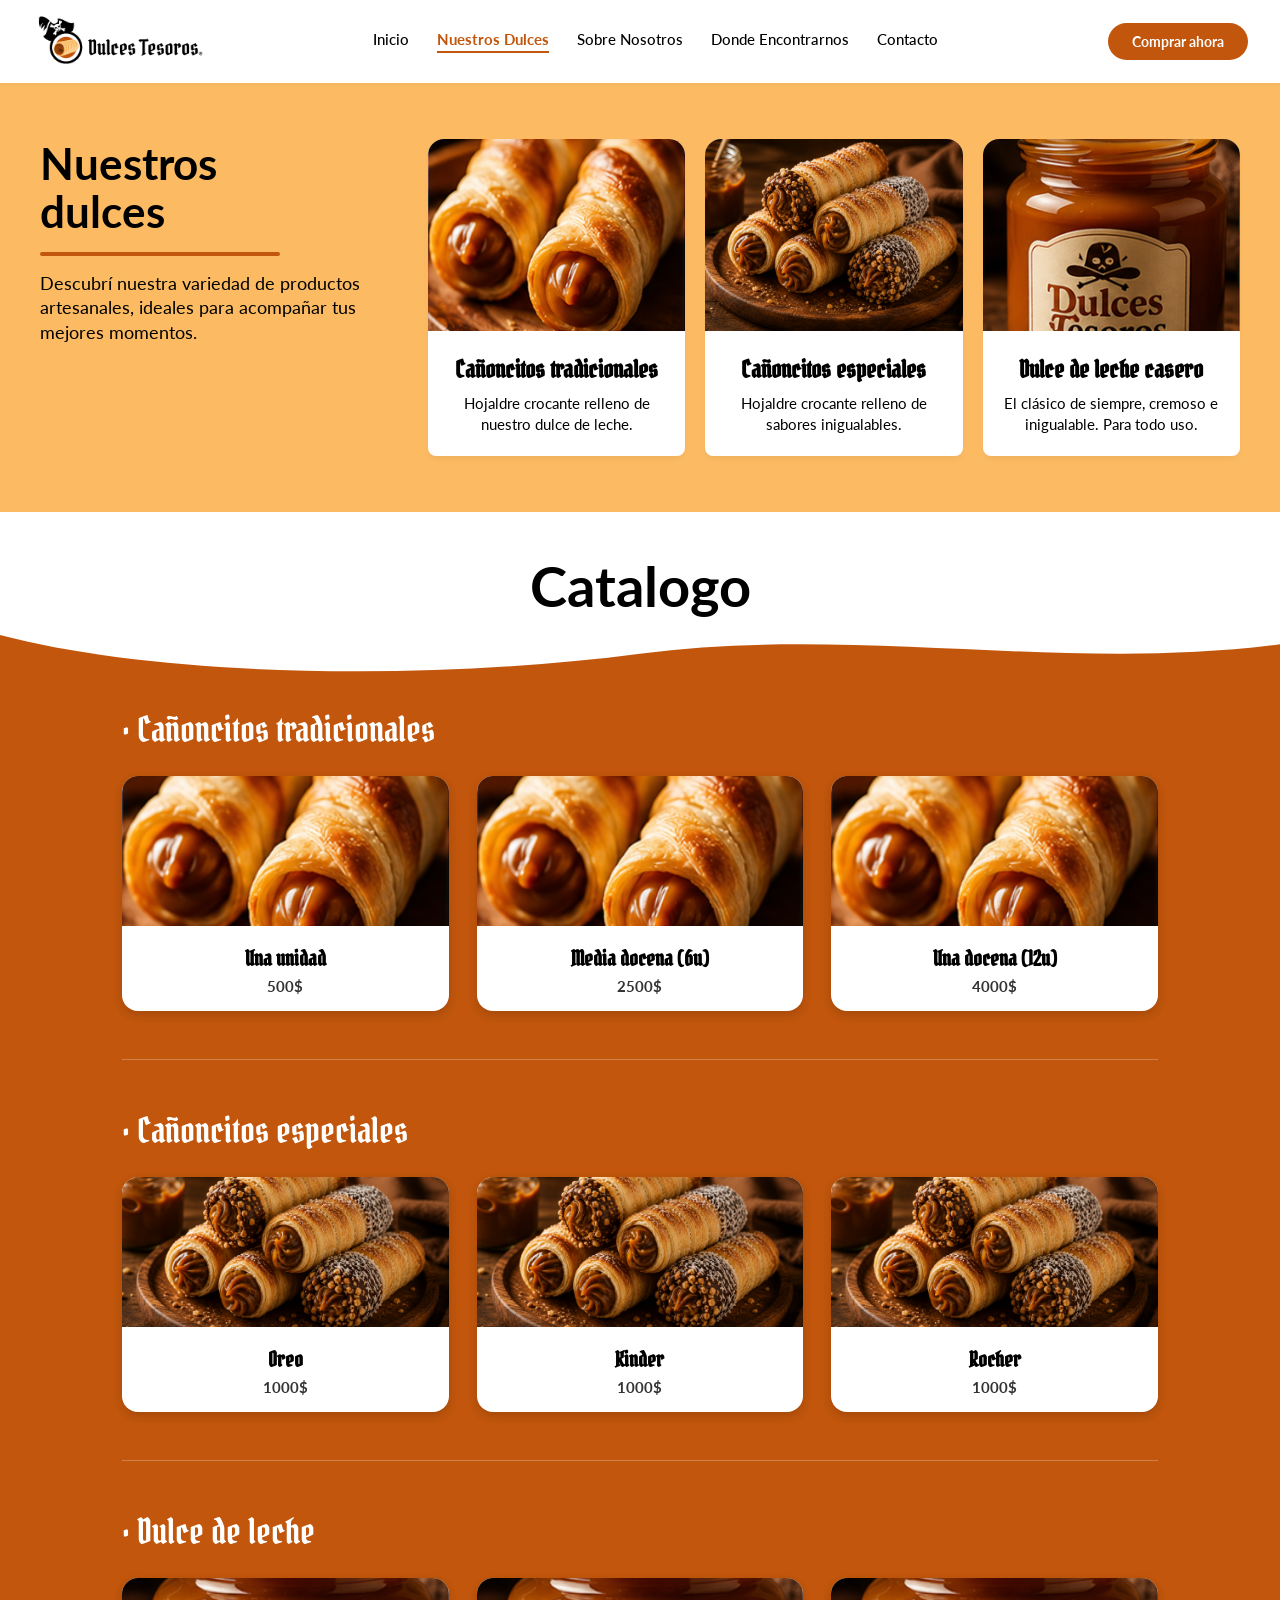
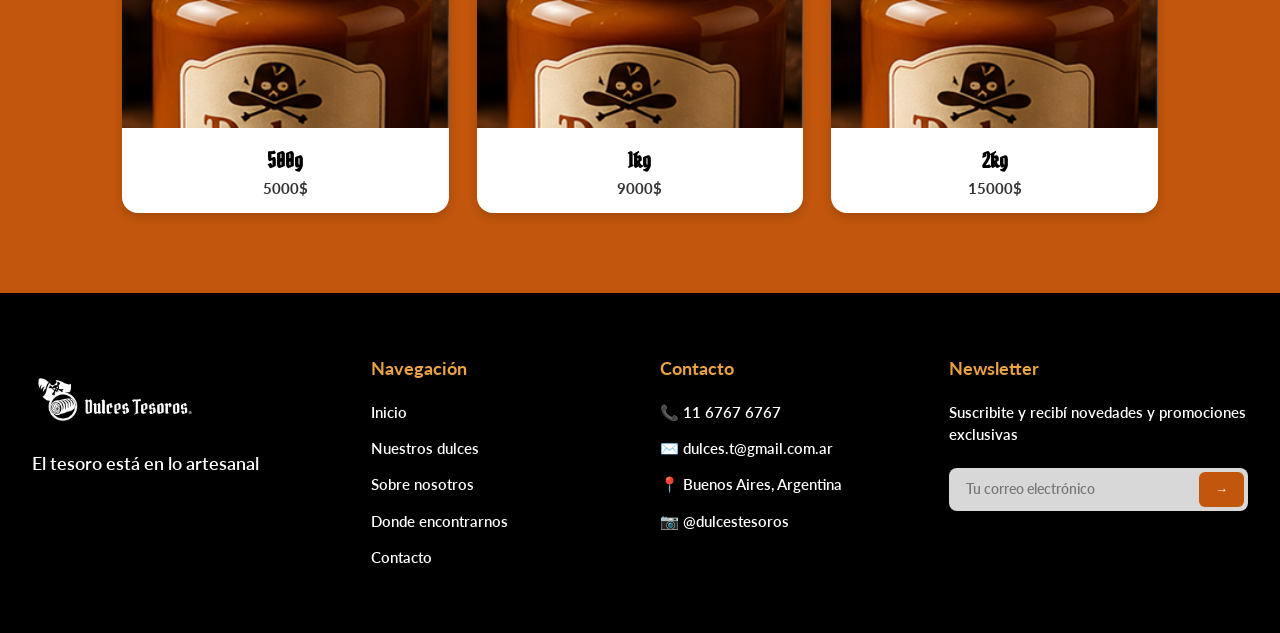
<file: catalogo.html>
<!DOCTYPE html>
<html lang="es">
<head>
    <meta charset="UTF-8">
    <meta name="viewport" content="width=device-width, initial-scale=1.0">
    <title>Catálogo - Dulces Tesoros</title>
    
    <!-- FUENTES OFICIALES DE GOOGLE FONTS -->
    <link rel="preconnect" href="https://fonts.googleapis.com">
    <link rel="preconnect" href="https://fonts.gstatic.com" crossorigin>
    <link href="https://fonts.googleapis.com/css2?family=Lato:wght@400;700;800&family=Pirata+One&display=swap" rel="stylesheet">
    
    <!-- HOJA DE ESTILOS -->
    <link rel="stylesheet" href="catalogo.css">
</head>
<body>

    <!-- BARRA DE NAVEGACIÓN -->
    <nav class="navbar">
        <a href="landing.html" class="brand-logo">
            <img src="imagenes/logoHorizontal 3.png" alt="Dulces Tesoros Logo">
        </a>
        <div class="nav-links">
            <a href="landing.html">Inicio</a>
            <a href="catalogo.html" class="active">Nuestros Dulces</a>
            <a href="landing.html#historia">Sobre Nosotros</a>
            <a href="landing.html#donde-encontrarnos">Donde Encontrarnos</a>
            <a href="landing.html#contacto">Contacto</a>
        </div>
        <a href="landing.html" class="btn-primary btn-nav">Comprar ahora</a>
    </nav>

    <!-- SECCIÓN VISTA PREVIA -->
    <section class="catalog-preview-section">
        <div class="preview-container">
            <div class="preview-info reveal">
                <h1 class="preview-title">Nuestros<br>dulces</h1>
                <div class="preview-divider"></div>
                <p class="preview-text">Descubrí nuestra variedad de productos artesanales, ideales para acompañar tus mejores momentos.</p>
            </div>

            <div class="preview-cards reveal">
                <article class="preview-card">
                    <img src="imagenes/Rectangle 15.png" alt="Cañoncitos tradicionales">
                    <div class="card-body">
                        <h3>Cañoncitos tradicionales</h3>
                        <p>Hojaldre crocante relleno de nuestro dulce de leche.</p>
                    </div>
                </article>

                <article class="preview-card">
                    <img src="imagenes/especiales.png" alt="Cañoncitos especiales">
                    <div class="card-body">
                        <h3>Cañoncitos especiales</h3>
                        <p>Hojaldre crocante relleno de sabores inigualables.</p>
                    </div>
                </article> 

                <article class="preview-card">
                    <img src="imagenes/Rectangle 17.png" alt="Dulce de leche casero">
                    <div class="card-body">
                        <h3>Dulce de leche casero</h3>
                        <p>El clásico de siempre, cremoso e inigualable. Para todo uso.</p>
                    </div>
                </article>
            </div>
        </div>
    </section>

    <!-- TÍTULO CENTRAL -->
    <div class="catalog-main-heading reveal">
        <h2>Catalogo</h2>
    </div>

    <!-- SECCIÓN CATÁLOGO COMPLETO -->
    <section class="catalog-full-section">
        <div class="catalog-wave">
            <svg viewBox="0 0 1200 120" preserveAspectRatio="none">
                <path class="wave-fill-catalog" d="M0,0 C150,90 400,100 600,40 C800,-20 1000,80 1200,20 L1200,0 L0,0 Z"></path>
            </svg>
        </div>

        <div class="catalog-content-container">
            <!-- CATEGORÍA 1 -->
            <div class="catalog-category reveal">
                <h3 class="category-title">• Cañoncitos tradicionales</h3>
                <div class="items-grid">
                    <div class="item-card">
                        <img src="imagenes/Rectangle 15.png" alt="Una unidad">
                        <div class="item-info">
                            <h4>Una unidad</h4>
                            <span class="price">500$</span>
                        </div>
                    </div>
                    <div class="item-card">
                        <img src="imagenes/Rectangle 15.png" alt="Media docena">
                        <div class="item-info">
                            <h4>Media docena (6u)</h4>
                            <span class="price">2500$</span>
                        </div>
                    </div>
                    <div class="item-card">
                        <img src="imagenes/Rectangle 15.png" alt="Una docena">
                        <div class="item-info">
                            <h4>Una docena (12u)</h4>
                            <span class="price">4000$</span>
                        </div>
                    </div>
                </div>
            </div>

            <hr class="category-divider">

            <!-- CATEGORÍA 2 -->
            <div class="catalog-category reveal">
                <h3 class="category-title">• Cañoncitos especiales</h3>
                <div class="items-grid">
                    <div class="item-card">
                        <img src="imagenes/especiales.png" alt="Oreo">
                        <div class="item-info">
                            <h4>Oreo</h4>
                            <span class="price">1000$</span>
                        </div>
                    </div>
                    <div class="item-card">
                        <img src="imagenes/especiales.png" alt="Kinder">
                        <div class="item-info">
                            <h4>Kinder</h4>
                            <span class="price">1000$</span>
                        </div>
                    </div>
                    <div class="item-card">
                        <img src="imagenes/especiales.png" alt="Rocher">
                        <div class="item-info">
                            <h4>Rocher</h4>
                            <span class="price">1000$</span>
                        </div>
                    </div>
                </div>
            </div>

            <hr class="category-divider">

            <!-- CATEGORÍA 3 -->
            <div class="catalog-category reveal">
                <h3 class="category-title">• Dulce de leche</h3>
                <div class="items-grid">
                    <div class="item-card">
                        <img src="imagenes/Rectangle 17.png" alt="500g">
                        <div class="item-info">
                            <h4>500g</h4>
                            <span class="price">5000$</span>
                        </div>
                    </div>
                    <div class="item-card">
                        <img src="imagenes/Rectangle 17.png" alt="1kg">
                        <div class="item-info">
                            <h4>1kg</h4>
                            <span class="price">9000$</span>
                        </div>
                    </div>
                    <div class="item-card">
                        <img src="imagenes/Rectangle 17.png" alt="2kg">
                        <div class="item-info">
                            <h4>2kg</h4>
                            <span class="price">15000$</span>
                        </div>
                    </div>
                </div>
            </div>
        </div>
    </section>

    <footer id="contacto" class="footer reveal">
        <div class="footer-container">
            <div class="footer-col">
                <div class="footer-brand">
                    <img src="imagenes/Group 15 (1) 1.png" alt="Logo Blanco" class="footer-logo">
                </div>
                <p class="footer-slogan">El tesoro está en lo artesanal</p>
            </div>
            <div class="footer-col">
                <h4>Navegación</h4>
                <a href="landing.html">Inicio</a>
                <a href="catalogo.html">Nuestros dulces</a>
                <a href="landing.html#historia">Sobre nosotros</a>
                <a href="landing.html#donde-encontrarnos">Donde encontrarnos</a>
                <a href="landing.html#contacto">Contacto</a>
            </div>
            <div class="footer-col">
                <h4>Contacto</h4>
                <p>📞 11 6767 6767</p>
                <p>✉️ dulces.t@gmail.com.ar</p>
                <p>📍 Buenos Aires, Argentina</p>
                <p>📷 @dulcestesoros</p>
            </div>
            <div class="footer-col">
                <h4>Newsletter</h4>
                <p>Suscribite y recibí novedades y promociones exclusivas</p>
                <form class="newsletter-form">
                    <input type="email" placeholder="Tu correo electrónico" required>
                    <button type="submit">→</button>
                </form>
            </div>
        </div>
    </footer>

    <!-- SCRIPT DE ANIMACIONES AL HACER SCROLL -->
    <script src="landing.js"></script>
</body>
</html>
</file>
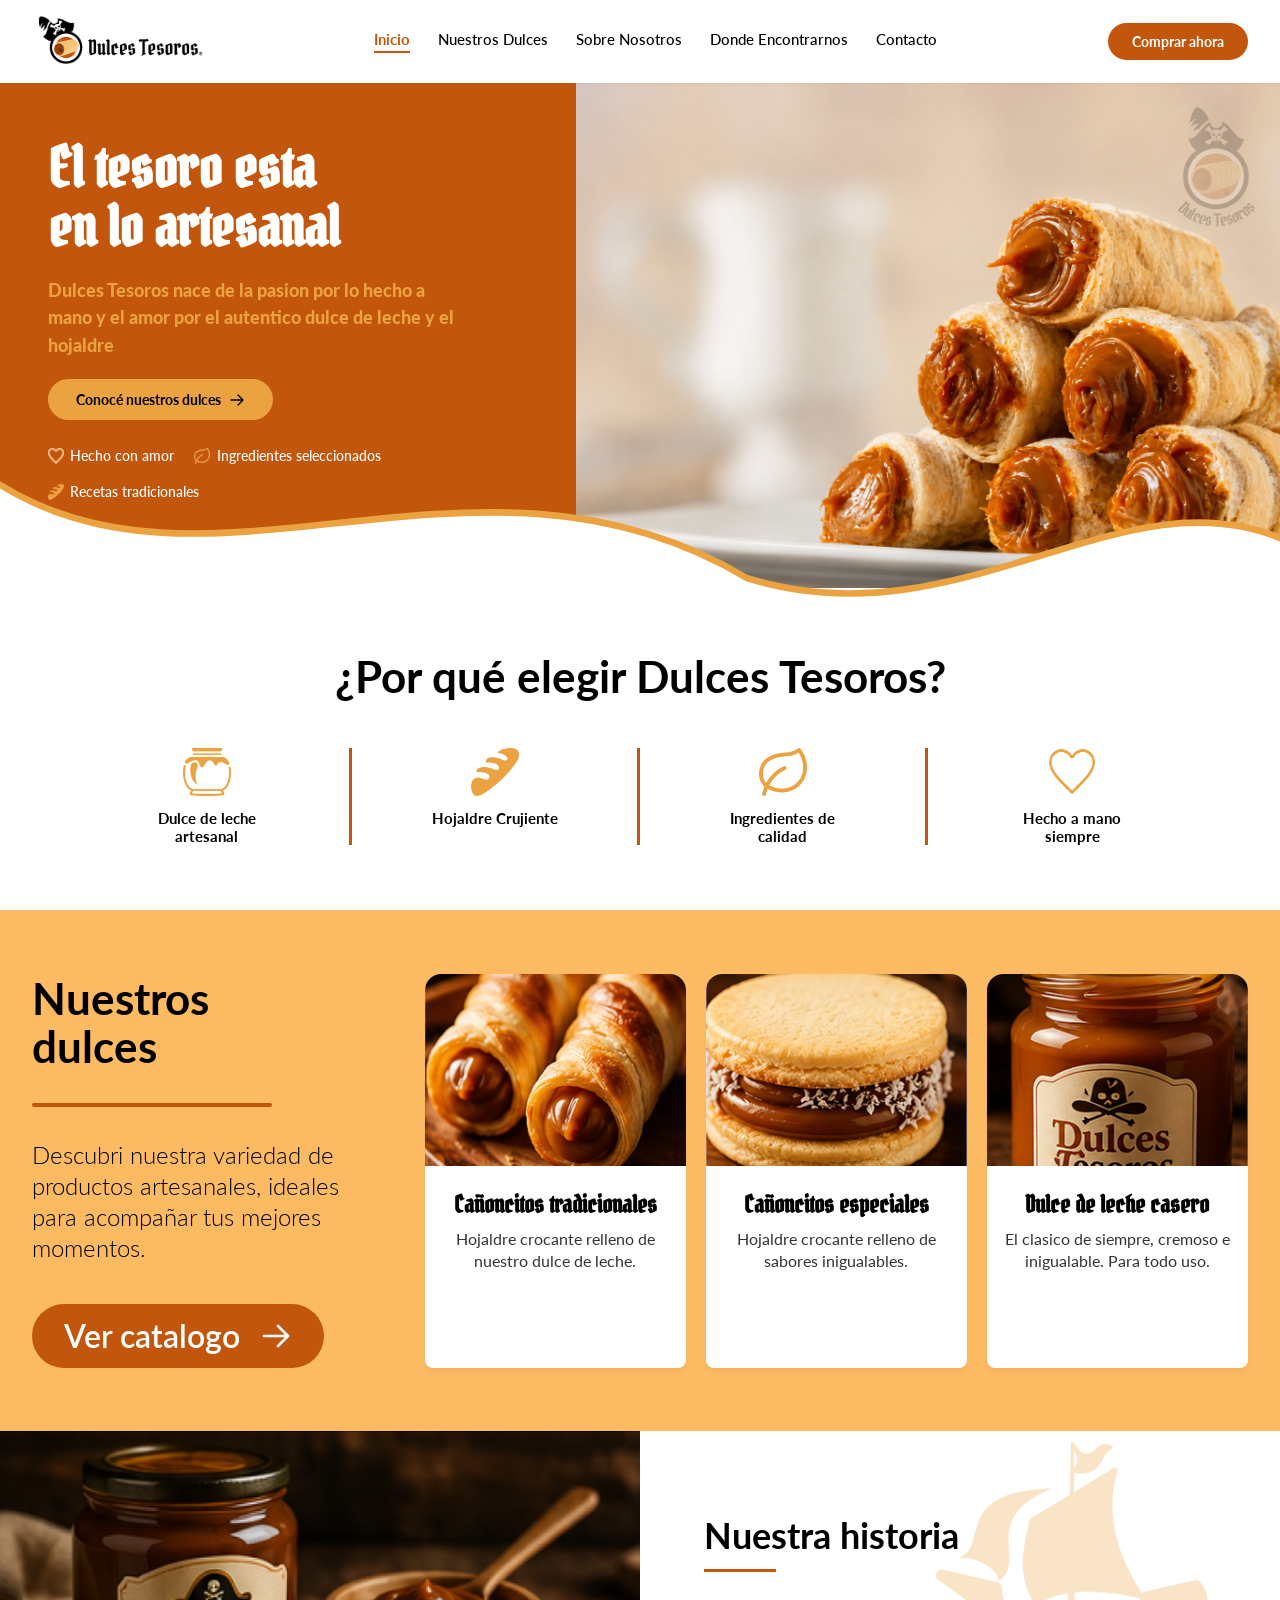
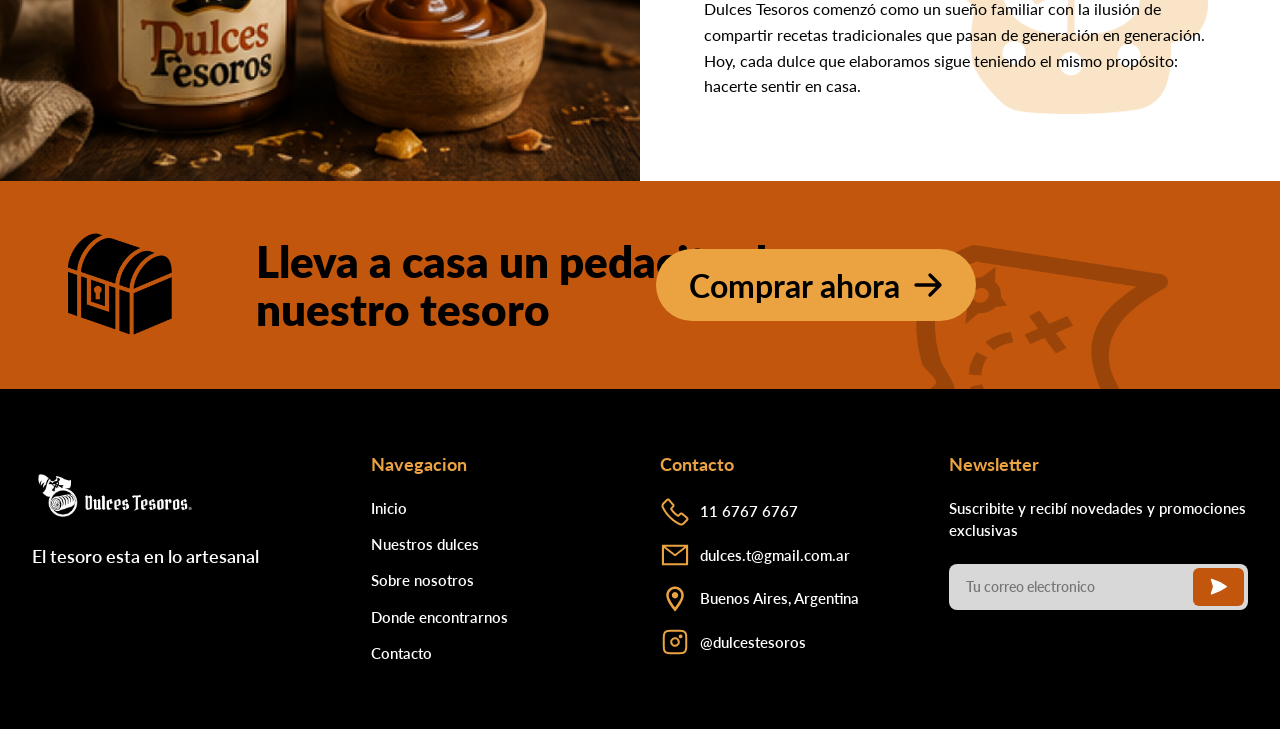
<file: landing.html>
<!DOCTYPE html>
<html lang="es">
<head>
    <meta charset="UTF-8">
    <meta name="viewport" content="width=device-width, initial-scale=1.0">
    <title>Dulces Tesoros - El tesoro está en lo artesanal</title>
    <link rel="stylesheet" href="landing.css">
</head>
<body>

    <!-- BARRA DE NAVEGACIÓN -->
    <nav class="navbar">
        <a href="#" class="brand-logo">
            <img src="imagenes/logoHorizontal 3.png" alt="Dulces Tesoros Logo">
        </a>
        <div class="nav-links">
            <a href="#" class="active">Inicio</a>
            <a href="#catalogo">Nuestros Dulces</a>
            <a href="#historia">Sobre Nosotros</a>
            <a href="#donde-encontrarnos">Donde Encontrarnos</a>
            <a href="#contacto">Contacto</a>
        </div>
        <a href="#" class="btn-primary btn-nav">Comprar ahora</a>
    </nav>

    <!-- SECCIÓN HERO BICOLOR -->
    <header class="hero">
        <div class="hero-left reveal">
            <h1 class="hero-title">El tesoro esta<br>en lo artesanal</h1>
            <p class="hero-description">
                Dulces Tesoros nace de la pasion por lo hecho a mano y el amor por el autentico dulce de leche y el hojaldre
            </p>
            <div class="hero-cta">
                <a href="#catalogo" class="btn-gold">
                    Conocé nuestros dulces
                    <svg xmlns="http://www.w3.org/2000/svg" fill="none" viewBox="0 0 24 24" stroke-width="2" stroke="currentColor">
                        <path stroke-linecap="round" stroke-linejoin="round" d="M13.5 4.5 21 12m0 0-7.5 7.5M21 12H3" />
                    </svg>
                </a>
            </div>
            <div class="hero-badges">
                <div class="badge">
                    <img src="imagenes/Vector (2).png" alt="Corazón">
                    <span>Hecho con amor</span>
                </div>
                <div class="badge">
                    <img src="imagenes/Vector (3).png" alt="Hoja">
                    <span>Ingredientes seleccionados</span>
                </div>
                <div class="badge">
                    <img src="imagenes/Vector (4).png" alt="Receta">
                    <span>Recetas tradicionales</span>
                </div>
            </div>
        </div>

        <div class="hero-right reveal">
            <img src="imagenes/image 16 2.png" alt="Marca de agua logo" class="watermark-top">
            <img src="imagenes/ChatGPT Image 18 ago 2026, 13_55_26 1.png" alt="Cañoncitos de dulce de leche" class="hero-main-img">
        </div>

        <div class="hero-wave">
            <svg viewBox="0 0 1200 120" preserveAspectRatio="none">
                <path class="wave-fill" d="M0,20 C200,120 450,-30 700,90 C900,140 1050,10 1200,60 L1200,120 L0,120 Z"></path>
                <path class="wave-border" d="M0,20 C200,120 450,-30 700,90 C900,140 1050,10 1200,60"></path>
            </svg>
        </div>  
    </header>

    <!-- SECCIÓN ¿POR QUÉ ELEGIRNOS? -->
    <section class="features reveal">
        <h2 class="section-title">¿Por qué elegir Dulces Tesoros?</h2>
        <div class="features-grid">
            <div class="feature-item border-right">
                <img src="imagenes/Vector (5).png" alt="Dulce de leche artesanal">
                <p>Dulce de leche artesanal</p>
            </div>
            <div class="feature-item border-right">
                <img src="imagenes/Vector (4).png" alt="Hojaldre Crujiente">
                <p>Hojaldre Crujiente</p>
            </div>
            <div class="feature-item border-right">
                <img src="imagenes/Vector (3).png" alt="Ingredientes de calidad">
                <p>Ingredientes de calidad</p>
            </div>
            <div class="feature-item">
                <img src="imagenes/Vector (2).png" alt="Hecho a mano siempre">
                <p>Hecho a mano siempre</p>
            </div>
        </div>
    </section>

    <!-- SECCIÓN CATÁLOGO -->
    <section id="catalogo" class="catalog reveal">
        <div class="catalog-container">
            <div class="catalog-info">
                <h2 class="section-title">Nuestros<br>dulces</h2>
                <div class="divider"></div>
                <p>Descubri nuestra variedad de productos artesanales, ideales para acompañar tus mejores momentos.</p>
                <div>
                    <a href="catalogo.html" class="btn-primary">
                        Ver catalogo
                        <svg xmlns="http://www.w3.org/2000/svg" fill="none" viewBox="0 0 24 24" stroke-width="2" stroke="currentColor">
                            <path stroke-linecap="round" stroke-linejoin="round" d="M13.5 4.5 21 12m0 0-7.5 7.5M21 12H3" />
                        </svg>
                    </a>
                </div>
            </div>

            <div class="catalog-cards">
                <article class="product-card">
                    <img src="imagenes/Rectangle 15.png" alt="Cañoncitos tradicionales">
                    <div class="card-body">
                        <h3>Cañoncitos tradicionales</h3>
                        <p>Hojaldre crocante relleno de nuestro dulce de leche.</p>
                    </div>
                </article>

                <article class="product-card">
                    <img src="imagenes/Rectangle 11.png" alt="Cañoncitos especiales">
                    <div class="card-body">
                        <h3>Cañoncitos especiales</h3>
                        <p>Hojaldre crocante relleno de sabores inigualables.</p>
                    </div>
                </article>

                <article class="product-card">
                    <img src="imagenes/Rectangle 17.png" alt="Dulce de leche casero">
                    <div class="card-body">
                        <h3>Dulce de leche casero</h3>
                        <p>El clasico de siempre, cremoso e inigualable. Para todo uso.</p>
                    </div>
                </article>
            </div>
        </div>
    </section>

    <!-- SECCIÓN NUESTRA HISTORIA -->
    <section id="historia" class="history reveal">
        <div class="history-container">
            <div class="history-image">
                <img src="imagenes/historia.png" alt="Frasco Dulces Tesoros">
            </div>
            <div class="history-content">
                <h2 class="history-title">Nuestra historia</h2>
                <div class="history-divider"></div>
                <p>Dulces Tesoros comenzó como un sueño familiar con la ilusión de compartir recetas tradicionales que pasan de generación en generación. Hoy, cada dulce que elaboramos sigue teniendo el mismo propósito: hacerte sentir en casa.</p>
                <img src="imagenes/Vector.png" alt="Marca de agua barco" class="watermark-ship">
            </div>
        </div>
    </section>

    <!-- BANNER CTA -->
    <section id="donde-encontrarnos" class="cta-banner reveal">
        <div class="cta-card">
            <div class="cta-content">
                <img src="imagenes/game-icons_locked-chest.png" alt="Cofre" class="cta-icon">
                <h3 class="cta-title">Lleva a casa un pedacito de nuestro tesoro</h3>
            </div>
            <a href="#" class="btn-gold">
                Comprar ahora
                <svg xmlns="http://www.w3.org/2000/svg" fill="none" viewBox="0 0 24 24" stroke-width="2" stroke="currentColor">
                    <path stroke-linecap="round" stroke-linejoin="round" d="M13.5 4.5 21 12m0 0-7.5 7.5M21 12H3" />
                </svg>
            </a>
            <img src="imagenes/Vector (1).png" alt="Marca de agua" class="watermark-cta">
        </div>
    </section>

    <!-- FOOTER -->
    <footer id="contacto" class="footer reveal">
        <div class="footer-container">
            <div class="footer-col">
                <img src="imagenes/Group 15 (1) 1.png" alt="Dulces Tesoros Logo Blanco" class="footer-logo">
                <p class="footer-slogan">El tesoro esta en lo artesanal</p>
            </div>
            <div class="footer-col">
                <h4>Navegacion</h4>
                <a href="#">Inicio</a>
                <a href="#catalogo">Nuestros dulces</a>
                <a href="#historia">Sobre nosotros</a>
                <a href="#contacto">Donde encontrarnos</a>
                <a href="#contacto">Contacto</a>
            </div>
            <div class="footer-col">
                <h4>Contacto</h4>
                <p><img src="imagenes/telefono.png" alt="Teléfono" class="footer-icon"> 11 6767 6767</p>
                <p><img src="imagenes/mail.png" alt="Correo electrónico" class="footer-icon"> dulces.t@gmail.com.ar</p>
                <p><img src="imagenes/marcador.png" alt="Ubicación" class="footer-icon"> Buenos Aires, Argentina</p>
                <p><img src="imagenes/insta.png" alt="Instagram" class="footer-icon"> @dulcestesoros</p>
            </div>
            <div class="footer-col">
                <h4>Newsletter</h4>
                <p>Suscribite y recibí novedades y promociones exclusivas</p>
                <form id="newsletter-form" class="newsletter-form">
                    <input type="email" id="newsletter-email" placeholder="Tu correo electronico" required>
                    <button type="submit" aria-label="Enviar newsletter">
                        <svg xmlns="http://www.w3.org/2000/svg" fill="none" viewBox="0 0 24 24" stroke-width="2" stroke="currentColor">
                            <path stroke-linecap="round" stroke-linejoin="round" d="M6 12 3.269 3.125A59.769 59.769 0 0 1 21.485 12 59.768 59.768 0 0 1 3.27 20.875L5.999 12Zm0 0h7.5" />
                        </svg>
                    </button>
                </form>
            </div>
        </div>
    </footer>

    <!-- SCRIPTS -->
    <script src="landing.js"></script>
</body>
</html>
</file>
<file: catalogo.css>
/* ==========================================================================
   VARIABLES Y CONFIGURACIÓN GLOBAL
   ========================================================================== */
:root {
    --color-caramelo-oscuro: #C1560C;
    --color-oro-hojaldre: #EBA342;
    --color-arena-dulce: #FCBB63;
    --color-negro-pirata: #000000;
    --color-white: #FFFFFF;
    
    --font-principal: 'Pirata One', cursive, serif;
    --font-complementaria: 'Lato', sans-serif;
}

* {
    margin: 0;
    padding: 0;
    box-sizing: border-box;
}

body {
    font-family: var(--font-complementaria);
    color: var(--color-negro-pirata);
    background-color: var(--color-white);
}

a {
    text-decoration: none;
    color: inherit;
}

/* NAVBAR (IGUALADO A LANDING PAGE) */
.navbar {
    display: flex;
    align-items: center;
    justify-content: space-between;
    padding: 1rem 2rem;
    background-color: var(--color-white);
    box-shadow: 0 1px 3px rgba(0, 0, 0, 0.05);
    position: sticky;
    top: 0;
    z-index: 1000;
}

.brand-logo img {
    height: 4rem;
    object-fit: contain;
    margin-top: -1rem;
}

.brand-title {
    font-family: var(--font-principal);
    font-size: 1.8rem;
    color: var(--color-negro-pirata);
}

.nav-links {
    display: flex;
    gap: 1.75rem;
    font-size: 0.95rem;
    font-weight: 500;
}

.nav-links a:hover {
    color: var(--color-caramelo-oscuro);
}

.nav-links a.active {
    color: var(--color-caramelo-oscuro);
    font-weight: 700;
    border-bottom: 2px solid var(--color-caramelo-oscuro);
    padding-bottom: 0.2rem;
}

.btn-primary {
    background-color: var(--color-caramelo-oscuro);
    color: var(--color-white);
    padding: 0.6rem 1.5rem;
    border-radius: 9999px;
    font-weight: 700;
    font-size: 0.875rem;
    display: inline-flex;
    align-items: center;
    gap: 0.5rem;
}

.btn-primary:hover {
    opacity: 0.9;
}
/* SECCIÓN VISTA PREVIA (ARENA DULCE) */
.catalog-preview-section {
    background-color: var(--color-arena-dulce);
    padding: 3.5rem 2rem;
}

.preview-container {
    max-width: 1200px;
    margin: 0 auto;
    display: flex;
    gap: 2.5rem;
    align-items: flex-start;
}

.preview-info {
    width: 30%;
    display: flex;
    flex-direction: column;
    gap: 1.5rem;
}

.preview-title {
    font-family: var(--font-complementaria);
    font-size: 2.75rem;
    font-weight: 700;
    line-height: 1.1;
    color: var(--color-negro-pirata);
}

.preview-divider {
    width: 15rem;
    height: 4px;
    background-color: var(--color-caramelo-oscuro);
    border-radius: 9999px;
    margin-top: -0.5rem;
    margin-bottom: -0.5rem;
}

.preview-text {
    font-size: 1.1rem;
    line-height: 1.4;
    font-weight: 400;
    color: var(--color-negro-pirata);
}

.preview-cards {
    width: 70%;
    display: grid;
    grid-template-columns: repeat(3, 1fr);
    gap: 1.25rem;
}

.preview-card {
    background-color: var(--color-white);
    border-radius: 1rem 1rem 0.5rem 0.5rem;
    overflow: hidden;
    text-align: center;
    box-shadow: 0 4px 6px -1px rgba(0, 0, 0, 0.05);
}

.preview-card img {
    width: 100%;
    height: 12rem;
    object-fit: cover;
}

.card-body {
    padding: 1.25rem 1rem;
    display: flex;
    flex-direction: column;
    gap: 0.5rem;
}

.card-body h3 {
    font-family: var(--font-principal);
    font-size: 1.5rem;
    color: var(--color-negro-pirata);
}

.card-body p {
    font-size: 0.95rem;
    color: var(--color-gray-text);
    line-height: 1.4;
    font-weight: 400;
}

/* TÍTULO CENTRAL */
.catalog-main-heading {
    text-align: center;
    padding: 2.5rem 0 1rem 0;
}

.catalog-main-heading h2 {
    font-family: var(--font-complementaria);
    font-size: 3.5rem;
}

/* SECCIÓN CATÁLOGO COMPLETO (TERRACOTA) */
.catalog-full-section {
    background-color: var(--color-caramelo-oscuro);
    position: relative;
    padding-bottom: 4rem;
}

.catalog-wave {
    width: 100%;
    overflow: hidden;
    line-height: 0;
}

.catalog-wave svg {
    width: 100%;
    height: 3.5rem;
}

.wave-fill-catalog {
    fill: var(--color-white);
}

.catalog-content-container {
    max-width: 1100px;
    margin: 0 auto;
    padding: 1rem 2rem;
}

.category-title {
    font-family: var(--font-principal);
    font-size: 2.2rem;
    color: var(--color-white);
    margin-bottom: 1.5rem;
    font-weight: normal;
}

.items-grid {
    display: grid;
    grid-template-columns: repeat(3, 1fr);
    gap: 1.75rem;
}

.item-card {
    background-color: var(--color-white);
    border-radius: 1rem;
    overflow: hidden;
    text-align: center;
    box-shadow: 0 4px 10px rgba(0,0,0,0.15);
}

.item-card img {
    width: 100%;
    height: 150px;
    object-fit: cover;
}

.item-info {
    padding: 1rem;
}

.item-info h4 {
    font-family: var(--font-principal);
    font-size: 1.3rem;
    margin-bottom: 0.25rem;
}

.item-info .price {
    font-size: 0.95rem;
    font-weight: 700;
    color: #333;
}

.category-divider {
    border: none;
    border-top: 1px solid rgba(255, 255, 255, 0.25);
    margin: 3rem 0;
}

.footer {
    background-color: var(--color-negro-pirata);
    color: var(--color-white);
    padding: 4rem 2rem;
    font-size: 0.95rem;
}

.footer-container {
    max-width: 80rem;
    margin: 0 auto;
    display: grid;
    grid-template-columns: 1.2fr 1fr 1fr 1.2fr;
    gap: 2.5rem;
    align-items: start;
}

.footer-col {
    display: flex;
    flex-direction: column;
    gap: 0.85rem;
}
.footer-logo {
    height: 10rem;
    width: 10rem;
    object-fit: contain;
    align-self: flex-start;
    margin-bottom: 0.25rem;
}

.footer-col:nth-child(1),
.footer-col:nth-child(3) {
    border-right: 2px solid var(--color-oro);
    padding-right: 2rem;
}

.footer-col h4 {
    color: var(--color-oro-hojaldre);
    font-weight: 700;
    font-size: 1.15rem;
    margin-bottom: 0.5rem;
}

.footer-col p,
.footer-col a {
    color: var(--color-white);
    opacity: 1;
    line-height: 1.5;
    font-weight: 600;
    text-decoration: none;
    display: flex;
    align-items: center;
    gap: 0.6rem;
}

.footer-col a:hover {
    color: var(--color-caramelo-oscuro);
}

/* Color dorado/caramelo para los iconos de contacto */
.footer-col p svg,
.footer-col a svg,
.footer-col p i,
.footer-col a i {
    color: var(--color-caramelo-oscuro);
    fill: var(--color-caramelo-oscuro);
    flex-shrink: 0;
}

.footer-logo {
    height: 4.5rem;
    object-fit: contain;
    align-self: flex-start;
    margin-bottom: 0.25rem;
}

.footer-slogan {
    font-size: 1.15rem;
    font-weight: 700;
    color: var(--color-white);
    line-height: 1.3;
}

/* Formulario de Newsletter con fondo gris claro */
.newsletter-form {
    display: flex;
    background-color: #d8d8d8;
    border-radius: 0.5rem;
    padding: 0.25rem;
    margin-top: 0.5rem;
}

.newsletter-form input {
    border: none;
    outline: none;
    background-color: transparent;
    padding: 0.6rem 0.8rem;
    font-size: 0.85rem;
    font-family: var(--font-complementaria);
    font-weight: 600;
    flex-grow: 1;
    color: #333333;
}

.newsletter-form input::placeholder {
    color: #777777;
}

.newsletter-form button {
    background-color: var(--color-caramelo-oscuro);
    color: var(--color-white);
    border: none;
    padding: 0.6rem 1rem;
    border-radius: 0.375rem;
    cursor: pointer;
    display: flex;
    align-items: center;
    justify-content: center;
}

.newsletter-form button:hover {
    opacity: 0.9;
}

.newsletter-form button svg {
    width: 1.2rem;
    height: 1.2rem;
    fill: currentColor;
}

/* ==========================================================================
   11. SECCIÓN CATÁLOGO EXTENDIDO (PÁGINA DE CATÁLOGO)
   ========================================================================== */
.catalog-heading-wrapper {
    text-align: center;
    background-color: var(--color-white);
    padding: 3rem 1rem 1.5rem 1rem;
}

.catalog-main-title {
    font-family: var(--font-principal);
    font-size: 3.5rem;
    color: var(--color-negro-pirata);
    font-weight: 400;
}

.full-catalog-section {
    background-color: var(--color-caramelo-oscuro);
    position: relative;
    padding-bottom: 5rem;
}

.catalog-wave-top {
    width: 100%;
    overflow: hidden;
    line-height: 0;
}

.catalog-wave-top svg {
    width: 100%;
    height: 3.5rem;
}

.catalog-wave-top .wave-path {
    fill: var(--color-white);
}

.full-catalog-container {
    max-width: 80rem;
    margin: 0 auto;
    padding: 1rem 2rem;
}

.category-bullet-title {
    font-family: var(--font-principal);
    font-size: 2.25rem;
    color: var(--color-white);
    margin-bottom: 1.75rem;
    font-weight: 400;
}

.category-grid {
    display: grid;
    grid-template-columns: repeat(3, 1fr);
    gap: 1.75rem;
}

.category-item-card {
    background-color: var(--color-white);
    border-radius: 1rem;
    overflow: hidden;
    text-align: center;
    box-shadow: 0 4px 8px rgba(0, 0, 0, 0.15);
}

.category-item-card img {
    width: 100%;
    height: 12rem;
    object-fit: cover;
}

.item-card-body {
    padding: 1.25rem 1rem;
    display: flex;
    flex-direction: column;
    gap: 0.4rem;
}

.item-card-body h4 {
    font-family: var(--font-principal);
    font-size: 1.4rem;
    color: var(--color-negro-pirata);
    font-weight: 400;
}

.item-card-body .item-price {
    font-family: var(--font-complementaria);
    font-size: 1.05rem;
    font-weight: 700;
    color: var(--color-gray-text);
}

.category-line-separator {
    border: none;
    border-top: 1px solid rgba(255, 255, 255, 0.3);
    margin: 3.5rem 0;
}

/* Adaptación responsive para pantallas pequeñas */
@media (max-width: 767px) {
    .category-grid {
        grid-template-columns: 1fr;
    }
}
/* ==========================================================================
   ANIMACIONES Y EFECTOS INTERACTIVOS
   ========================================================================== */

/* --------------------------------------------------------------------------
   1. TRANSICIONES PARA TARJETAS DE PRODUCTO (Efecto Elevación)
   -------------------------------------------------------------------------- */
.product-card,
.preview-card,
.category-item-card {
    /* La propiedad 'transition' define la duración y suavidad del cambio.
       Escuchamos cambios en 'transform' y 'box-shadow' durante 0.3 segundos. */
    transition: transform 0.3s ease, box-shadow 0.3s ease;
}

/* Estado al pasar el cursor (Hover) */
.product-card:hover,
.preview-card:hover,
.category-item-card:hover {
    /* translateY(-8px) mueve la tarjeta 8 píxeles hacia arriba */
    transform: translateY(-8px);
    /* Intensificamos la sombra para simular altura */
    box-shadow: 0 12px 20px rgba(0, 0, 0, 0.15);
}

/* --------------------------------------------------------------------------
   2. TRANSICIONES PARA BOTONES (Efecto de Pulso/Escala)
   -------------------------------------------------------------------------- */
.btn-primary,
.btn-gold {
    /* Agregamos transición suave a la propiedad transform */
    transition: transform 0.2s ease, background-color 0.2s ease, opacity 0.2s ease;
}

.btn-primary:hover,
.btn-gold:hover {
    /* scale(1.04) aumenta el tamaño del botón un 4% */
    transform: scale(1.04);
}

.btn-primary:active,
.btn-gold:active {
    /* scale(0.98) reduce levemente el botón al hacer clic */
    transform: scale(0.98);
}

/* --------------------------------------------------------------------------
   3. ANIMACIÓN DE ENTRADA (@keyframes fadeIn)
   -------------------------------------------------------------------------- */
/* @keyframes define la secuencia de movimiento paso a paso */
@keyframes fadeInUp {
    0% {
        opacity: 0; /* Totalmente transparente al inicio */
        transform: translateY(20px); /* Desplazado 20px hacia abajo */
    }
    100% {
        opacity: 1; /* Completamente visible */
        transform: translateY(0); /* Posición original */
    }
}

.reveal {
    opacity: 0;
    transform: translateY(30px);
    transition: opacity 0.8s ease-out, transform 0.8s ease-out;
    will-change: opacity, transform;
}

/* Estado activo: Cuando el usuario llega con el scroll, JavaScript añade .visible */
.reveal.visible {
    opacity: 1;
    transform: translateY(0);
}
</file>
<file: landing.css>
/* ==========================================================================
   1. FUENTES Y VARIABLES DE MARCA (MANUAL DULCES TESOROS)
   ========================================================================== */
@import url('https://fonts.googleapis.com/css2?family=Lato:wght@400;500;700&family=Pirata+One&display=swap');

:root {
    /* Paleta Oficial */
    --color-caramelo-oscuro: #C1560C;
    --color-oro-hojaldre: #EBA342;
    --color-oro-hojaldre-hover: #D89233;
    --color-arena-dulce: #FCBB63;
    --color-negro-pirata: #000000;
    
    /* Variables secundarias de texto */
    --color-gray-text: #333333;
    --color-white: #FFFFFF;
    
    /* Tipografías Oficiales */
    --font-principal: 'Pirata One', cursive, serif;
    --font-complementaria: 'Lato', sans-serif;
}

* {
    margin: 0;
    padding: 0;
    box-sizing: border-box;
}

html {
    scroll-behavior: smooth;
}

body {
    font-family: var(--font-complementaria);
    font-weight: 400;
    color: var(--color-negro-pirata);
    background-color: var(--color-white);
}

a {
    text-decoration: none;
    color: inherit;
    transition: all 0.2s ease-in-out;
}

/* ==========================================================================
   2. ESTILOS REUTILIZABLES
   ========================================================================== */
.section-title {
    font-family: var(--font-principal);
    font-size: 2.75rem;
    line-height: 1.1;
    color: var(--color-negro-pirata);
}

.btn-primary {
    background-color: var(--color-caramelo-oscuro);
    color: var(--color-white);
    padding: 0.6rem 1.5rem;
    border-radius: 9999px;
    font-weight: 700;
    font-size: 0.875rem;
    display: inline-flex;
    align-items: center;
    gap: 0.5rem;
}

.btn-primary:hover {
    opacity: 0.9;
}

.btn-primary svg,
.btn-gold svg {
    width: 1rem;
    height: 1rem;
}

.btn-gold {
    background-color: var(--color-oro-hojaldre);
    color: var(--color-negro-pirata);
    padding: 0.75rem 1.75rem;
    border-radius: 9999px;
    font-weight: 700;
    font-size: 0.875rem;
    display: inline-flex;
    align-items: center;
    gap: 0.5rem;
}

.btn-gold:hover {
    background-color: var(--color-oro-hojaldre-hover);
}

/* ==========================================================================
   3. NAVEGACIÓN
   ========================================================================== */
.navbar {
    display: flex;
    align-items: center;
    justify-content: space-between;
    padding: 1rem 2rem;
    background-color: var(--color-white);
    box-shadow: 0 1px 3px rgba(0, 0, 0, 0.05);
    position: sticky;
    top: 0;
    z-index: 1000;
}

.brand-logo img {
    height: 4rem;
    object-fit: contain;
    margin-top: -1rem;
}

.nav-links {
    display: flex;
    gap: 1.75rem;
    font-size: 0.95rem;
    font-weight: 500;
}

.nav-links a:hover {
    color: var(--color-caramelo-oscuro);
}

.nav-links a.active {
    color: var(--color-caramelo-oscuro);
    font-weight: 700;
    border-bottom: 2px solid var(--color-caramelo-oscuro);
    padding-bottom: 0.2rem;
}

/* ==========================================================================
   4. HERO BICOLOR
   ========================================================================== */
.hero {
    display: flex;
    flex-direction: column;
    position: relative;
    width: 100%;
}

.hero-left {
    background-color: var(--color-caramelo-oscuro);
    color: var(--color-white);
    padding: 3.5rem 2rem 5.5rem 3rem;
    display: flex;
    flex-direction: column;
    justify-content: center;
    gap: 1.25rem;
}

.hero-title {
    font-family: var(--font-principal);
    font-size: 3.5rem;
    line-height: 1.05;
    color: var(--color-white);
}

.hero-description {
    font-size: 1.15rem;
    line-height: 1.5;
    max-width: 26rem;
    font-weight: 1000;
    color: var(--color-oro-hojaldre);
}

.hero-badges {
    display: flex;
    flex-wrap: wrap;
    gap: 1.25rem;
    font-size: 0.85rem;
    font-weight: 500;
    margin-top: 0.5rem;
}

.badge {
    display: flex;
    align-items: center;
    gap: 0.4rem;
}

.badge img {
    width: 1rem;
    height: 1rem;
}

.hero-right {
    background-color: var(--color-arena-dulce);
    position: relative;
    display: flex;
    align-items: center;
    justify-content: center;
    overflow: hidden;
}

.hero-main-img {
    width: 100%;
    height: 100%;
    object-fit: cover;
    display: block;
}

.watermark-top {
    position: absolute;
    top: 1rem;
    right: 1.5rem;
    height: 8rem;
    opacity: 0.95;
    pointer-events: none;
    z-index: 5;
}

/* OLA DECORATIVA CON BORDE ORO HOJALDRE */
.hero-wave {
    position: absolute;
    bottom: -30px;
    left: 0;
    width: 100%;
    line-height: 0;
    z-index: 10;
}

.hero-wave svg {
    width: 100%;
    height: 10rem;
}

.hero-wave .wave-fill {
    fill: var(--color-white);
}

.hero-wave .wave-border {
    fill: none;
    stroke: var(--color-oro-hojaldre);
    stroke-width: 5px;
    stroke-linecap: round;
}

/* ==========================================================================
   5. POR QUÉ ELEGIRNOS
   ========================================================================== */
.features {
    padding: 4rem 1.5rem;
    text-align: center;
}

.features .section-title {
    margin-bottom: 3rem;
}

.features-grid {
    max-width: 72rem;
    margin: 0 auto;
    display: grid;
    grid-template-columns: repeat(4, 1fr);
}

.feature-item {
    display: flex;
    flex-direction: column;
    align-items: center;
    gap: 0.8rem;
    padding: 0 1rem;
}

.border-right {
    border-right: var(--color-caramelo-oscuro) 3px solid;
}

.feature-item img {
    height: 3rem;
    object-fit: contain;
}

.feature-item p {
    font-weight: 700;
    max-width: 140px;
    font-size: 0.95rem;
}

/* ==========================================================================
   6. CATÁLOGO DE DULCES
   ========================================================================== */
.catalog {
    padding: 4rem 2rem;
    background-color: var(--color-arena-dulce);
}

.catalog-container {
    max-width: 80rem;
    margin: 0 auto;
    display: flex;
    gap: 2.5rem;
}

.section-title {
    font-family: var(--font-complementaria);
    font-size: 2.75rem;
    line-height: 1.1;
    color: var(--color-negro-pirata);
}

.divider {
    font-size: 1.5rem;
    color: var(--color-negro-pirata);
    margin-top: -2rem;
    margin-bottom: 1.5rem;
}

.catalog-info {
    width: 30%;
    display: flex;
    flex-direction: column;
    gap: 2.5rem;
}

.catalog-info .divider {
    width: 15rem;
    height: 4px;
    background-color: var(--color-caramelo-oscuro);
    border-radius: 9999px;
    margin-top: -0.5rem;
    margin-bottom: -0.5rem;
}

.catalog-info p {
    font-size: 1.5rem; 
    line-height: 1.3;
    font-weight: 350;
    color: var(--color-negro-pirata);
}

.catalog-info .btn-primary {
    display: inline-flex;
    align-items: center;
    justify-content: center;
    line-height: 1;
    gap: 1.25rem;
    font-size: 2rem; 
    padding: 1rem 2rem; 
    font-weight: 600;
    text-decoration: none;
    border-radius: 9999px;
    background-color: var(--color-caramelo-oscuro);
    color: var(--color-white);
    width: fit-content;
    transition: background-color 0.3s ease, transform 0.2s ease;
}

.catalog-info .btn-primary:hover {
    opacity: 0.95;
    transform: translateY(-2px);
}

.catalog-info .btn-primary svg {
    width: 2rem; 
    height: 2rem; 
}
.catalog-cards {
    width: 70%;
    display: grid;
    grid-template-columns: repeat(3, 1fr);
    gap: 1.25rem;
}

.product-card {
    background-color: var(--color-white);
    border-radius: 1rem 1rem 0.5rem 0.5rem;
    overflow: hidden;
    text-align: center;
    box-shadow: 0 4px 6px -1px rgba(0, 0, 0, 0.05);
}

.product-card img {
    width: 100%;
    height: 12rem;
    object-fit: cover;
}

.card-body {
    padding: 1.25rem 1rem;
    display: flex;
    flex-direction: column;
    gap: 0.5rem;
}

.card-body h3 {
    font-family: var(--font-principal);
    font-size: 1.5rem;
    color: var(--color-negro-pirata);
}

.card-body p {
    font-size: 1rem;
    color: var(--color-gray-text);
    line-height: 1.4;
    font-weight: 400;
}
/* ==========================================================================
   7. NUESTRA HISTORIA
   ========================================================================== */
.history {
    width: 100%;
    background-color: var(--color-white);
    padding: 0;
}

.history-container {
    display: flex;
    align-items: stretch; /* Estira la imagen para ocupar toda la altura del bloque */
    width: 100%;
    min-height: 350px;
}

.history-image {
    width: 50%;
    min-height: 350px;
    position: relative;
}

.history-image img {
    width: 100%;
    height: 100%;
    min-height: 350px; /* Fuerza a la imagen a tener un alto visible siempre */
    object-fit: cover;  /* Ajusta la imagen al espacio sin deformarla */
    display: block;
}

.history-content {
    width: 50%;
    padding: 3rem 4rem;
    position: relative;
    display: flex;
    flex-direction: column;
    justify-content: center;
}

.history-title {
    font-family: var(--font-complementaria);
    font-size: 2.25rem;
    font-weight: 700;
    color: var(--color-negro-pirata);
    margin-bottom: 0.75rem;
}

.history-divider {
    width: 4.5rem;
    height: 3px;
    background-color: var(--color-caramelo-oscuro);
    margin-bottom: 1.5rem;
}

.history-content p {
    font-size: 1rem;
    line-height: 1.6;
    color: var(--color-negro-pirata);
    font-weight: 400;
    max-width: 32rem;
    z-index: 2;
}

.watermark-ship {
    position: absolute;
    right: 4.5rem;
    top: 42%;
    transform: translateY(-50%);
    height: 17rem;
    opacity: 1;
    pointer-events: none;
    z-index: 1;
}
/* ==========================================================================
   8. BANNER CTA
   ========================================================================== */
.cta-banner {
    width: 100%;
    max-width: 100%;
    padding: 0;
}

.cta-card {
    background-color: var(--color-caramelo-oscuro);
    color: var(--color-white);
    border-radius: 0;
    padding: 3rem 4rem;
    display: flex;
    align-items: center;
    justify-content: space-between;
    position: relative;
    overflow: hidden;
    width: 100%;
}

.cta-content {
    display: flex;
    align-items: center;
    gap: 5rem;
    z-index: 10;
}

.cta-icon {
    height: 7rem;
    width: 7rem;
    object-fit: contain;
}

.cta-title {
    font-family: var(--font-complementaria);
    font-size: 2.75rem;
    font-weight: 800;
    max-width: 34rem;
    line-height: 1.1;
    color: var(--color-negro-pirata);
}

.cta-card .btn-gold {
    position: relative;
    z-index: 10;
    height: 4.5rem;
    width: 20rem;
    right: 15rem;
    font-size: 2rem;
    display: inline-flex;
    align-items: center;
    justify-content: center;
    gap: 0.75rem;
    background-color: var(--color-oro-hojaldre); 
    color: var(--color-negro-pirata);
    transition: background-color 0.3s ease, color 0.3s ease; 
}

.cta-card .btn-gold svg {
    width: 2rem;          
    height: 2rem;         
    stroke-width: 2.5px;  
}
.cta-card .btn-gold:hover {
    background-color: var(--color-oro-hojaldre-hover); 
    color: var(--color-negro-pirata);
}
.watermark-cta {
    position: absolute;
    right: 7rem;
    bottom: -7rem;
    height: 16rem;
    width: 18rem;
    opacity: 1;
    pointer-events: none;
    z-index: 1;
}
/* ==========================================================================
   9. FOOTER NEGRO PIRATA
   ========================================================================== */
.footer {
    background-color: var(--color-negro-pirata);
    color: var(--color-white);
    padding: 4rem 2rem;
    font-size: 0.95rem;
}

.footer-container {
    max-width: 80rem;
    margin: 0 auto;
    display: grid;
    grid-template-columns: 1.2fr 1fr 1fr 1.2fr;
    gap: 2.5rem;
    align-items: start;
}

.footer-col {
    display: flex;
    flex-direction: column;
    gap: 0.85rem;
}
.footer-logo {
    height: 10rem;
    width: 10rem;
    object-fit: contain;
    align-self: flex-start;
    margin-bottom: 0.25rem;
}

.footer-col:nth-child(1),
.footer-col:nth-child(3) {
    border-right: 2px solid var(--color-oro);
    padding-right: 2rem;
}

.footer-col h4 {
    color: var(--color-oro-hojaldre);
    font-weight: 700;
    font-size: 1.15rem;
    margin-bottom: 0.5rem;
}

.footer-col p,
.footer-col a {
    color: var(--color-white);
    opacity: 1;
    line-height: 1.5;
    font-weight: 600;
    text-decoration: none;
    display: flex;
    align-items: center;
    gap: 0.6rem;
}

.footer-col a:hover {
    color: var(--color-caramelo-oscuro);
}

/* Color dorado/caramelo para los iconos de contacto */
.footer-col p svg,
.footer-col a svg,
.footer-col p i,
.footer-col a i {
    color: var(--color-caramelo-oscuro);
    fill: var(--color-caramelo-oscuro);
    flex-shrink: 0;
}

.footer-logo {
    height: 4.5rem;
    object-fit: contain;
    align-self: flex-start;
    margin-bottom: 0.25rem;
}

.footer-slogan {
    font-size: 1.15rem;
    font-weight: 700;
    color: var(--color-white);
    line-height: 1.3;
}

/* Formulario de Newsletter con fondo gris claro */
.newsletter-form {
    display: flex;
    background-color: #d8d8d8;
    border-radius: 0.5rem;
    padding: 0.25rem;
    margin-top: 0.5rem;
}

.newsletter-form input {
    border: none;
    outline: none;
    background-color: transparent;
    padding: 0.6rem 0.8rem;
    font-size: 0.85rem;
    font-family: var(--font-complementaria);
    font-weight: 600;
    flex-grow: 1;
    color: #333333;
}

.newsletter-form input::placeholder {
    color: #777777;
}

.newsletter-form button {
    background-color: var(--color-caramelo-oscuro);
    color: var(--color-white);
    border: none;
    padding: 0.6rem 1rem;
    border-radius: 0.375rem;
    cursor: pointer;
    display: flex;
    align-items: center;
    justify-content: center;
}

.newsletter-form button:hover {
    opacity: 0.9;
}

.newsletter-form button svg {
    width: 1.2rem;
    height: 1.2rem;
    fill: currentColor;
}

/* ==========================================================================
   10. MEDIA QUERIES (DESKTOP Y MOBILE)
   ========================================================================== */
@media (min-width: 768px) {
    .hero {
        flex-direction: row;
    }
    .hero-left {
        width: 45%;
    }
    .hero-right {
        width: 55%;
    }
}

@media (max-width: 767px) {
    .navbar {
        padding: 1rem;
    }
    .nav-links {
        display: none;
    }
    .features-grid {
        grid-template-columns: 1fr;
        gap: 2rem;
    }
    .border-right {
        border-right: none;
    }
    .catalog-container,
    .history-container {
        flex-direction: column;
    }
    .catalog-info, .catalog-cards,
    .history-image, .history-content {
        width: 100%;
    }
    .catalog-cards {
        grid-template-columns: 1fr;
    }
    .cta-card {
        flex-direction: column;
        gap: 1.5rem;
        text-align: center;
    }
    .footer-container {
        grid-template-columns: 1fr;
    }
    .footer-col:nth-child(1),
    .footer-col:nth-child(3) {
        border-right: none;
        padding-right: 0;
    }
    .footer-icon {
    width: 1.25rem;
    height: 1.25rem;
    object-fit: contain;
    flex-shrink: 0;
}
}
/* ==========================================================================
   ANIMACIONES Y EFECTOS INTERACTIVOS
   ========================================================================== */

/* --------------------------------------------------------------------------
   1. TRANSICIONES PARA TARJETAS DE PRODUCTO (Efecto Elevación)
   -------------------------------------------------------------------------- */
.product-card,
.preview-card,
.category-item-card {
    /* La propiedad 'transition' define la duración y suavidad del cambio.
       Escuchamos cambios en 'transform' y 'box-shadow' durante 0.3 segundos. */
    transition: transform 0.3s ease, box-shadow 0.3s ease;
}

/* Estado al pasar el cursor (Hover) */
.product-card:hover,
.preview-card:hover,
.category-item-card:hover {
    /* translateY(-8px) mueve la tarjeta 8 píxeles hacia arriba */
    transform: translateY(-8px);
    /* Intensificamos la sombra para simular altura */
    box-shadow: 0 12px 20px rgba(0, 0, 0, 0.15);
}

/* --------------------------------------------------------------------------
   2. TRANSICIONES PARA BOTONES (Efecto de Pulso/Escala)
   -------------------------------------------------------------------------- */
.btn-primary,
.btn-gold {
    /* Agregamos transición suave a la propiedad transform */
    transition: transform 0.2s ease, background-color 0.2s ease, opacity 0.2s ease;
}

.btn-primary:hover,
.btn-gold:hover {
    /* scale(1.04) aumenta el tamaño del botón un 4% */
    transform: scale(1.04);
}

.btn-primary:active,
.btn-gold:active {
    /* scale(0.98) reduce levemente el botón al hacer clic */
    transform: scale(0.98);
}

/* --------------------------------------------------------------------------
   3. ANIMACIÓN DE ENTRADA (@keyframes fadeIn)
   -------------------------------------------------------------------------- */
/* @keyframes define la secuencia de movimiento paso a paso */
@keyframes fadeInUp {
    0% {
        opacity: 0; /* Totalmente transparente al inicio */
        transform: translateY(20px); /* Desplazado 20px hacia abajo */
    }
    100% {
        opacity: 1; /* Completamente visible */
        transform: translateY(0); /* Posición original */
    }
}

.reveal {
    opacity: 0;
    transform: translateY(30px);
    transition: opacity 0.8s ease-out, transform 0.8s ease-out;
    will-change: opacity, transform;
}

/* Estado activo: Cuando el usuario llega con el scroll, JavaScript añade .visible */
.reveal.visible {
    opacity: 1;
    transform: translateY(0);
}
</file>
